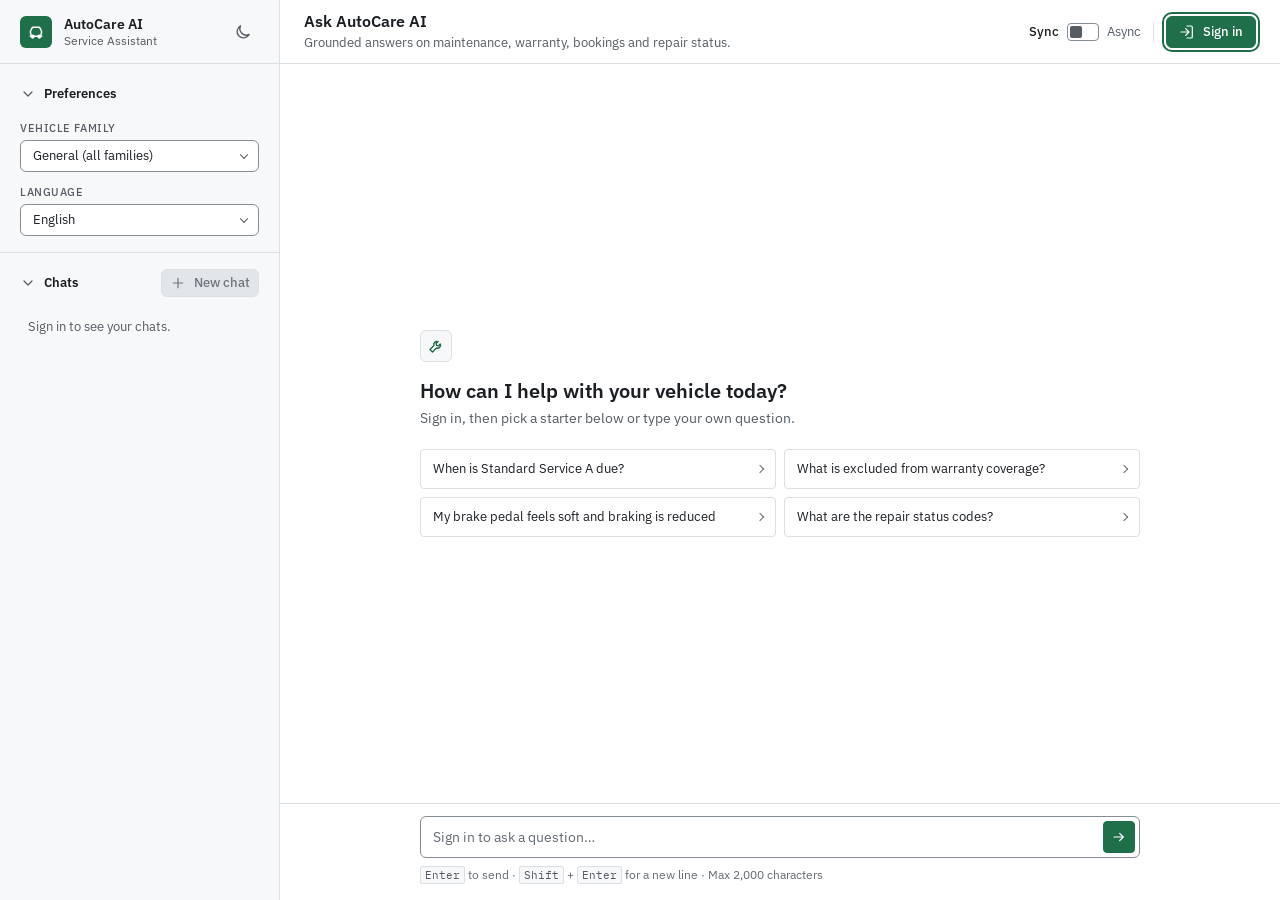
<file: frontend/index.html>
<!DOCTYPE html>
<html lang="en">
<head>
<meta charset="UTF-8" />
<meta name="viewport" content="width=device-width, initial-scale=1.0" />
<meta name="color-scheme" content="light dark" />
<meta name="autocare-api-base" content="http://localhost:8080" />
<title>AutoCare AI — Service Assistant</title>
<script>
  (() => {
    let storedTheme = null;
    try {
      storedTheme = localStorage.getItem("autocare.ui.theme");
    } catch (error) {
      storedTheme = null;
    }
    window.autocareThemeStored = storedTheme === "light" || storedTheme === "dark";
    const theme = window.autocareThemeStored
      ? storedTheme
      : (window.matchMedia("(prefers-color-scheme: dark)").matches ? "dark" : "light");
    document.documentElement.dataset.theme = theme;
  })();
</script>
<link rel="preconnect" href="https://fonts.googleapis.com" />
<link rel="preconnect" href="https://fonts.gstatic.com" crossorigin />
<link href="https://fonts.googleapis.com/css2?family=IBM+Plex+Mono:wght@400;500&family=IBM+Plex+Sans:wght@400;500;600&display=swap" rel="stylesheet" />
<link rel="stylesheet" href="styles.css" />
</head>
<body>
  <div class="app">
    <aside id="appSidebar" class="sidebar" aria-label="Assistant settings">
      <div class="brand">
        <div class="brand-mark" aria-hidden="true">
          <svg viewBox="0 0 24 24" fill="none" stroke="currentColor" stroke-width="1.8" stroke-linecap="round" stroke-linejoin="round">
            <path d="M5 17h14M6.5 17l-1.2-4.6a2 2 0 0 1 .1-1.3l1.6-3.5A2 2 0 0 1 8.8 6.4h6.4a2 2 0 0 1 1.8 1.2l1.6 3.5a2 2 0 0 1 .1 1.3L17.5 17" />
            <circle cx="8" cy="17.5" r="1.6" />
            <circle cx="16" cy="17.5" r="1.6" />
          </svg>
        </div>
        <div class="brand-text">
          <strong>AutoCare AI</strong>
          <span>Service Assistant</span>
        </div>
        <button id="themeToggle" class="icon-btn" type="button" aria-label="Switch to dark theme">
          <svg class="icon-moon" viewBox="0 0 24 24" fill="none" stroke="currentColor" stroke-width="1.8" stroke-linecap="round" stroke-linejoin="round" aria-hidden="true"><path d="M20.2 15.2A8.5 8.5 0 0 1 8.8 3.8 8.5 8.5 0 1 0 20.2 15.2Z" /></svg>
          <svg class="icon-sun" viewBox="0 0 24 24" fill="none" stroke="currentColor" stroke-width="1.8" stroke-linecap="round" stroke-linejoin="round" aria-hidden="true"><circle cx="12" cy="12" r="4" /><path d="M12 2v2m0 16v2M4.93 4.93l1.42 1.42m11.3 11.3 1.42 1.42M2 12h2m16 0h2M4.93 19.07l1.42-1.42m11.3-11.3 1.42-1.42" /></svg>
        </button>
      </div>

      <div class="sidebar-body">
        <section class="side-section prefs-section" aria-labelledby="prefsToggle">
          <h2 class="side-heading">
            <button id="prefsToggle" class="section-toggle" type="button" aria-expanded="true" aria-controls="prefsBody">
              <svg class="chevron" viewBox="0 0 24 24" fill="none" stroke="currentColor" stroke-width="1.8" stroke-linecap="round" stroke-linejoin="round" aria-hidden="true"><path d="m6 9 6 6 6-6" /></svg>
              <span>Preferences</span>
            </button>
          </h2>
          <div id="prefsBody" class="side-section-body">
            <div class="field">
              <label for="vehicleFamily">Vehicle family</label>
              <div class="select-wrap">
                <select id="vehicleFamily">
                  <option value="">General (all families)</option>
                  <option value="AC-HB-P">Hatchback (AC-HB-P)</option>
                  <option value="AC-SD-P">Sedan (AC-SD-P)</option>
                  <option value="AC-SV-P">SUV Petrol (AC-SV-P)</option>
                  <option value="AC-SV-D">SUV Diesel (AC-SV-D)</option>
                  <option value="AC-EV-1">Electric (AC-EV-1)</option>
                </select>
              </div>
            </div>
            <div class="field">
              <label for="language">Language</label>
              <div class="select-wrap">
                <select id="language">
                  <option value="en" selected>English</option>
                  <option value="hi">Hindi</option>
                </select>
              </div>
            </div>
          </div>
        </section>

        <section class="side-section chats-section" aria-labelledby="chatsToggle">
          <div class="chats-heading-row">
            <h2 class="side-heading">
              <button id="chatsToggle" class="section-toggle" type="button" aria-expanded="true" aria-controls="chatsBody">
                <svg class="chevron" viewBox="0 0 24 24" fill="none" stroke="currentColor" stroke-width="1.8" stroke-linecap="round" stroke-linejoin="round" aria-hidden="true"><path d="m6 9 6 6 6-6" /></svg>
                <span>Chats</span>
              </button>
            </h2>
            <button id="newChat" class="btn new-chat-btn" type="button" disabled>
              <svg viewBox="0 0 24 24" fill="none" stroke="currentColor" stroke-width="1.8" stroke-linecap="round" aria-hidden="true"><path d="M12 5v14M5 12h14" /></svg>
              New chat
            </button>
          </div>
          <div id="chatsBody" class="side-section-body chats-body">
            <nav id="chatHistory" aria-label="Chat history"></nav>
          </div>
        </section>
      </div>
      <div id="sidebarResizer" class="resizer" role="separator" aria-orientation="vertical" aria-label="Resize sidebar" aria-controls="appSidebar" aria-valuemin="220" aria-valuemax="420" aria-valuenow="280" tabindex="0"></div>
    </aside>

    <main class="chat">
      <header class="chat-header">
        <div class="chat-title">
          <h1>Ask AutoCare AI</h1>
          <p>Grounded answers on maintenance, warranty, bookings and repair status.</p>
        </div>
        <div class="header-actions">
          <button id="adminLink" class="btn" type="button" hidden aria-controls="monitoringPanel" aria-expanded="false">
            <svg viewBox="0 0 24 24" fill="none" stroke="currentColor" stroke-width="1.8" stroke-linecap="round" stroke-linejoin="round" aria-hidden="true"><path d="M3 12h4l3-7 4 14 3-7h4" /></svg>
            Monitoring
          </button>
          <span class="header-divider" aria-hidden="true"></span>
          <label class="toggle" title="Async streams the answer as server-sent events">
            <input id="asyncMode" type="checkbox" aria-label="Use asynchronous streaming" />
            <span class="toggle-label toggle-sync">Sync</span>
            <span class="track" aria-hidden="true"><span class="thumb"></span></span>
            <span class="toggle-label toggle-async">Async</span>
          </label>
          <span class="header-divider" aria-hidden="true"></span>
          <div class="account">
            <button id="loginButton" class="btn btn-primary" type="button">
              <svg viewBox="0 0 24 24" fill="none" stroke="currentColor" stroke-width="1.8" stroke-linecap="round" stroke-linejoin="round" aria-hidden="true"><path d="M10 17l5-5-5-5M15 12H3" /><path d="M12 3h6a2 2 0 0 1 2 2v14a2 2 0 0 1-2 2h-6" /></svg>
              Sign in
            </button>
            <button id="accountButton" class="btn account-button" type="button" hidden aria-haspopup="true" aria-expanded="false" aria-controls="accountMenu">
              <span class="account-avatar" aria-hidden="true"></span>
              <span class="account-username"></span>
              <svg viewBox="0 0 24 24" fill="none" stroke="currentColor" stroke-width="1.8" stroke-linecap="round" stroke-linejoin="round" aria-hidden="true"><path d="m6 9 6 6 6-6" /></svg>
            </button>
            <div id="accountMenu" class="popover" hidden>
              <div class="account-summary">
                <span class="account-summary-label">Signed in as</span>
                <span id="accountName"></span>
                <span id="accountRole" class="role-badge"></span>
              </div>
              <div class="account-divider"></div>
              <button id="signOut" class="sign-out-btn" type="button">
                <svg viewBox="0 0 24 24" fill="none" stroke="currentColor" stroke-width="1.8" stroke-linecap="round" stroke-linejoin="round" aria-hidden="true"><path d="M10 17l5-5-5-5M15 12H3" /><path d="M12 3h6a2 2 0 0 1 2 2v14a2 2 0 0 1-2 2h-6" /></svg>
                Sign out
              </button>
            </div>
          </div>
        </div>
      </header>

      <section id="messages" class="messages" aria-live="polite" aria-label="Conversation">
        <div class="welcome" id="welcome">
          <div class="welcome-icon" aria-hidden="true">
            <svg viewBox="0 0 24 24" fill="none" stroke="currentColor" stroke-width="1.8" stroke-linecap="round" stroke-linejoin="round">
              <path d="M14.7 6.3a4 4 0 0 0-5.4 5.1L4 16.7 7.3 20l5.3-5.3a4 4 0 0 0 5.1-5.4l-2.4 2.4-2.6-.6-.6-2.6z" />
            </svg>
          </div>
          <h2>How can I help with your vehicle today?</h2>
          <p>Sign in, then pick a starter below or type your own question.</p>
          <div class="suggestions">
            <button class="chip" type="button">When is Standard Service A due?</button>
            <button class="chip" type="button">What is excluded from warranty coverage?</button>
            <button class="chip" type="button">My brake pedal feels soft and braking is reduced</button>
            <button class="chip" type="button">What are the repair status codes?</button>
          </div>
        </div>
      </section>

      <footer class="composer-wrap">
        <form id="composer" class="composer" autocomplete="off">
          <label for="input" class="visually-hidden">Message</label>
          <textarea id="input" rows="1" placeholder="Sign in to ask a question…" maxlength="2000"></textarea>
          <button id="send" class="send-btn" type="submit" aria-label="Send message">
            <svg viewBox="0 0 24 24" fill="none" stroke="currentColor" stroke-width="1.8" stroke-linecap="round" stroke-linejoin="round" aria-hidden="true"><path d="M4.5 12h14M13 6.5 18.5 12 13 17.5" /></svg>
          </button>
        </form>
        <p class="hint"><kbd>Enter</kbd> to send <span aria-hidden="true">·</span> <kbd>Shift</kbd> + <kbd>Enter</kbd> for a new line <span aria-hidden="true">·</span> Max 2,000 characters</p>
      </footer>
    </main>

    <aside id="monitoringPanel" class="monitoring-panel" aria-label="Monitoring log" hidden>
      <header class="monitoring-header">
        <div>
          <h2>Monitoring</h2>
          <p>All turn summaries · Most recent first</p>
        </div>
        <button id="closeMonitoring" class="monitoring-close" type="button" aria-label="Close monitoring panel">
          <svg viewBox="0 0 24 24" fill="none" stroke="currentColor" stroke-width="1.8" stroke-linecap="round" aria-hidden="true"><path d="M6 6l12 12M18 6 6 18" /></svg>
        </button>
      </header>
      <div class="monitoring-layout">
        <div class="monitoring-col monitoring-col-history">
          <h3 class="monitoring-col-title">Turns</h3>
          <nav id="monitoringHistory" class="monitoring-history" aria-label="Session turn history">
            <p class="monitoring-empty">No turns recorded in this session.</p>
          </nav>
        </div>
        <div class="monitoring-col monitoring-col-details">
          <h3 class="monitoring-col-title">Turn trace</h3>
          <section id="monitoringDetails" class="monitoring-details" aria-live="polite">
            <p class="monitoring-empty">Send a message to view its monitoring details.</p>
          </section>
        </div>
      </div>
      <p class="monitoring-legend"><strong>Diagnostic (framework):</strong> SimpleLoggerAdvisor logs diagnostics; it is not the audit store.
        <strong>Custom (business control):</strong> ConversationAuditAdvisor persists redacted audit records.
        RAG components are reported as retrieval pipeline summaries.</p>
    </aside>
  </div>

  <dialog id="loginDialog" class="dialog" aria-labelledby="loginTitle">
    <header class="dialog-header">
      <h2 id="loginTitle">Sign in</h2>
      <p>Use your AutoCare account to start chatting.</p>
    </header>
    <form id="loginForm" novalidate>
      <div class="field">
        <label for="loginUsername">Username</label>
        <input id="loginUsername" type="text" autocomplete="username" autocapitalize="none" spellcheck="false" required />
      </div>
      <div class="field">
        <label for="loginPassword">Password</label>
        <input id="loginPassword" type="password" autocomplete="current-password" required />
      </div>
      <p class="login-help">Demo accounts: owner, advisor, admin.</p>
      <p id="loginError" class="form-error" role="alert" hidden></p>
      <div class="dialog-actions">
        <button id="loginCancel" class="btn" type="button">Cancel</button>
        <button class="btn btn-primary" type="submit">Sign in</button>
      </div>
    </form>
  </dialog>
  <script src="app.js"></script>
</body>
</html>
</file>
<file: frontend/styles.css>
/* =====================================================================
   AutoCare AI — enterprise UI
   All colours are tokens on :root. Light is the default theme.
   Spacing scale: 4px base (--s-1 … --s-8). Type scale: 12/13/14/16/20.
   ===================================================================== */

:root {
  color-scheme: light;

  /* Surfaces (graphite, cool-neutral) */
  --bg:              #F3F4F5;
  --surface:         #FFFFFF;
  --surface-sunken:  #F7F8F9;
  --surface-hover:   #EEF0F2;
  --surface-active:  #E3E6E9;
  --surface-user:    #EDF4F0;

  /* Lines */
  --border:          #DCDFE3;   /* dividers, card edges (decorative) */
  --border-control:  #868D95;   /* input / button boundaries, ≥3:1 */
  --border-user:     #718A7A;

  /* Text */
  --text:            #1B1F23;
  --text-muted:      #555C64;
  --text-subtle:     #646B73;
  --text-disabled:   #8D939A;

  /* Accent — deep automotive green */
  --accent:          #1F6F4A;
  --accent-hover:    #195C3D;
  --accent-active:   #144A31;
  --accent-text:     #1D6845;
  --accent-subtle:   #E4F0E9;
  --on-accent:       #FFFFFF;
  --focus:           #1F6F4A;

  /* Disabled control */
  --disabled-bg:     #E3E6E9;
  --disabled-fg:     #6E757C;

  /* Semantic (status only) */
  --success-fg:      #1E6B43;
  --success-bg:      #E3F1E8;
  --success-border:  #9CCBAF;
  --warning-fg:      #7A4A06;
  --warning-bg:      #FBF0DC;
  --warning-border:  #DDB878;
  --danger-fg:       #A3302A;
  --danger-bg:       #FBEDEC;
  --danger-border:   #B5534C;
  --neutral-fg:      #4D545B;
  --neutral-bg:      #ECEEF0;
  --neutral-border:  #737A81;
  --scrim:           rgb(16 20 24 / 0.40);

  --scrollbar:       #C3C8CD;
  --panel-shadow:    0 12px 32px -8px rgb(16 20 24 / 0.18), 0 2px 6px rgb(16 20 24 / 0.06);

  /* Type */
  --font-sans: "IBM Plex Sans", system-ui, -apple-system, "Segoe UI", Roboto, sans-serif;
  --font-mono: "IBM Plex Mono", ui-monospace, SFMono-Regular, Menlo, Consolas, monospace;
  --fs-12: 12px;
  --fs-13: 13px;
  --fs-14: 14px;
  --fs-16: 16px;
  --fs-20: 20px;

  /* Spacing (4px base) */
  --s-1: 4px;
  --s-2: 8px;
  --s-3: 12px;
  --s-4: 16px;
  --s-5: 20px;
  --s-6: 24px;
  --s-8: 32px;

  /* Radii */
  --r-badge: 4px;
  --r-ctrl: 6px;
  --r-panel: 8px;

  /* Layout */
  --sidebar-w: 280px;
  --header-h: 64px;
  --content-w: 720px;
  --gutter: var(--s-6);
  /* Inline padding that centres a --content-w column inside any full-width row */
  --column-pad: max(var(--gutter), calc((100% - var(--content-w)) / 2));

  --ease: 120ms ease;
}

:root[data-theme="dark"] {
    color-scheme: dark;

    --bg:              #111315;
    --surface:         #181B1E;
    --surface-sunken:  #14171A;
    --surface-hover:   #22262A;
    --surface-active:  #2B3035;
    --surface-user:    #1A2620;

    --border:          #2C3136;
    --border-control:  #6B737B;
    --border-user:     #688B75;

    --text:            #E4E7EA;
    --text-muted:      #A4ABB2;
    --text-subtle:     #959DA5;
    --text-disabled:   #6B737B;

    --accent:          #4CAF7D;
    --accent-hover:    #5CBD8B;
    --accent-active:   #3F9A6B;
    --accent-text:     #6CC496;
    --accent-subtle:   #1C2E24;
    --on-accent:       #0B1A12;
    --focus:           #6CC496;

    --disabled-bg:     #2B3035;
    --disabled-fg:     #8D959C;

    --success-fg:      #85D2A6;
    --success-bg:      #183024;
    --success-border:  #2F6146;
    --warning-fg:      #E8BE73;
    --warning-bg:      #33270F;
    --warning-border:  #6B5122;
    --danger-fg:       #F0A39D;
    --danger-bg:       #351D1B;
    --danger-border:  #B7655F;
    --neutral-fg:      #B5BCC3;
    --neutral-bg:      #252A2F;
    --neutral-border:  #777F87;
    --scrim:           rgb(0 0 0 / 0.60);

    --scrollbar:       #3A4046;
    --panel-shadow:    0 16px 40px -8px rgb(0 0 0 / 0.6), 0 2px 6px rgb(0 0 0 / 0.3);
}

/* ---------- Base ---------- */
*, *::before, *::after { box-sizing: border-box; }

html, body { height: 100%; }

body {
  margin: 0;
  font-family: var(--font-sans);
  font-size: var(--fs-14);
  line-height: 1.5;
  color: var(--text);
  background: var(--bg);
  overflow: hidden;
  -webkit-font-smoothing: antialiased;
  text-rendering: optimizeLegibility;
}

h1, h2, h3, p { margin: 0; }

code, kbd { font-family: var(--font-mono); }

:focus-visible {
  outline: 2px solid var(--focus);
  outline-offset: 2px;
}

.visually-hidden {
  position: absolute !important;
  width: 1px; height: 1px;
  padding: 0; margin: -1px;
  overflow: hidden;
  clip: rect(0 0 0 0);
  white-space: nowrap;
  border: 0;
}

/* Thin neutral scrollbars */
.sidebar-body, .messages, .monitoring-history, .monitoring-details {
  scrollbar-width: thin;
  scrollbar-color: var(--scrollbar) transparent;
}
.sidebar-body::-webkit-scrollbar, .messages::-webkit-scrollbar,
.monitoring-history::-webkit-scrollbar, .monitoring-details::-webkit-scrollbar { width: 8px; }
.sidebar-body::-webkit-scrollbar-thumb, .messages::-webkit-scrollbar-thumb,
.monitoring-history::-webkit-scrollbar-thumb, .monitoring-details::-webkit-scrollbar-thumb {
  background: var(--scrollbar);
  border-radius: var(--r-badge);
  border: 2px solid transparent;
  background-clip: padding-box;
}

/* ---------- App shell ---------- */
.app {
  height: 100vh;
  height: 100dvh;
  display: grid;
  grid-template-columns: var(--sidebar-w) minmax(0, 1fr);
}

/* ---------- Sidebar ---------- */
.sidebar {
  display: flex;
  flex-direction: column;
  min-height: 0;
  background: var(--surface-sunken);
  border-right: 1px solid var(--border);
}

.brand {
  flex: none;
  height: var(--header-h);
  display: flex;
  align-items: center;
  gap: var(--s-3);
  padding: 0 var(--s-5);
  border-bottom: 1px solid var(--border);
}

.brand-mark {
  width: 32px; height: 32px;
  flex: none;
  display: grid; place-items: center;
  border-radius: var(--r-ctrl);
  background: var(--accent);
  color: var(--on-accent);
}
.brand-mark svg { width: 20px; height: 20px; }

.brand-text { display: flex; flex-direction: column; line-height: 1.3; min-width: 0; }
.brand-text strong { font-size: var(--fs-14); font-weight: 600; }
.brand-text span { font-size: var(--fs-12); color: var(--text-muted); }

.sidebar-body {
  flex: 1;
  min-height: 0;
  overflow-y: auto;
  display: flex;
  flex-direction: column;
}

.side-section {
  display: flex;
  flex-direction: column;
  gap: var(--s-3);
  padding: var(--s-4) var(--s-5);
}
.side-section + .side-section { border-top: 1px solid var(--border); }

.side-heading {
  font-size: var(--fs-13);
  font-weight: 600;
  color: var(--text);
}

.field { display: flex; flex-direction: column; gap: var(--s-1); min-width: 0; }

.field > label:not(.toggle),
.field-label {
  font-size: 11px;
  font-weight: 500;
  line-height: 16px;
  text-transform: uppercase;
  letter-spacing: 0.05em;
  color: var(--text-muted);
}
.label-hint { text-transform: none; letter-spacing: 0; font-weight: 400; }
.field-help { font-size: var(--fs-12); color: var(--text-subtle); line-height: 1.4; }

/* Inputs and selects */
select,
input[type="text"],
input[type="password"] {
  width: 100%;
  height: 32px;
  padding: 0 var(--s-3);
  font: inherit;
  font-size: var(--fs-13);
  color: var(--text);
  background: var(--surface);
  border: 1px solid var(--border-control);
  border-radius: var(--r-ctrl);
  appearance: none;
  transition: border-color var(--ease), background-color var(--ease);
}
select:hover,
input[type="text"]:hover,
input[type="password"]:hover { border-color: var(--text-muted); }

select:focus,
input[type="text"]:focus,
input[type="password"]:focus { border-color: var(--accent); }

select:focus-visible,
input[type="text"]:focus-visible,
input[type="password"]:focus-visible { outline-offset: 1px; }

select:disabled,
input:disabled { background: var(--disabled-bg); color: var(--disabled-fg); cursor: not-allowed; }

input::placeholder { color: var(--text-subtle); opacity: 1; }

.select-wrap { position: relative; }
select { padding-right: var(--s-8); cursor: pointer; text-overflow: ellipsis; }
select option { background: var(--surface); color: var(--text); }
.select-wrap::after {
  content: "";
  position: absolute;
  right: var(--s-3);
  top: 50%;
  width: 6px; height: 6px;
  border-right: 1.5px solid var(--text-muted);
  border-bottom: 1.5px solid var(--text-muted);
  transform: translateY(-70%) rotate(45deg);
  pointer-events: none;
}

/* Sync / Async switch — the checkbox stays a real, focusable checkbox */
.toggle {
  position: relative;
  display: inline-flex;
  align-items: center;
  gap: var(--s-2);
  align-self: flex-start;
  padding: var(--s-1) 0;
  cursor: pointer;
  user-select: none;
}
.toggle input {
  position: absolute;
  inset: 0;
  width: 100%; height: 100%;
  margin: 0;
  opacity: 0;
  cursor: pointer;
}
.toggle-label { font-size: var(--fs-13); color: var(--text-muted); transition: color var(--ease); }
.toggle input:not(:checked) ~ .toggle-sync,
.toggle input:checked ~ .toggle-async { color: var(--text); font-weight: 500; }

.track {
  position: relative;
  flex: none;
  width: 32px; height: 18px;
  border-radius: var(--r-badge);
  background: var(--surface);
  border: 1px solid var(--border-control);
  transition: background-color var(--ease), border-color var(--ease);
}
.thumb {
  position: absolute;
  top: 2px; left: 2px;
  width: 12px; height: 12px;
  border-radius: 2px;
  background: var(--text-muted);
  transition: transform var(--ease), background-color var(--ease);
}
.toggle:hover .track { border-color: var(--text-muted); }
.toggle input:checked ~ .track { background: var(--accent); border-color: var(--accent); }
.toggle input:checked ~ .track .thumb { transform: translateX(14px); background: var(--on-accent); }
.toggle input:focus-visible ~ .track { outline: 2px solid var(--focus); outline-offset: 2px; }

/* Buttons */
.btn {
  display: flex;
  align-items: center;
  justify-content: center;
  gap: var(--s-2);
  height: 32px;
  padding: 0 var(--s-3);
  font: inherit;
  font-size: var(--fs-13);
  font-weight: 500;
  color: var(--text);
  background: var(--surface);
  border: 1px solid var(--border-control);
  border-radius: var(--r-ctrl);
  cursor: pointer;
  transition: background-color var(--ease), border-color var(--ease), color var(--ease);
}
.btn svg { width: 16px; height: 16px; flex: none; }
.btn:hover { background: var(--surface-hover); }
.btn:active { background: var(--surface-active); }
.btn:disabled { background: var(--disabled-bg); color: var(--disabled-fg); border-color: var(--border); cursor: not-allowed; }
#adminLink[hidden] { display: none; }
#adminLink[aria-expanded="true"] {
  color: var(--accent-text);
  border-color: var(--accent);
  background: var(--accent-subtle);
}

/* ---------- Chat column ---------- */
.chat {
  display: flex;
  flex-direction: column;
  min-width: 0;
  min-height: 0;
  background: var(--surface);
}

.chat-header {
  flex: none;
  min-height: var(--header-h);
  display: flex;
  align-items: center;
  justify-content: space-between;
  gap: var(--s-4);
  padding: var(--s-2) var(--gutter);
  border-bottom: 1px solid var(--border);
}
.chat-title { min-width: 0; }
.chat-header h1 { font-size: var(--fs-16); font-weight: 600; line-height: 1.35; }
.chat-header p {
  font-size: var(--fs-13);
  color: var(--text-muted);
  white-space: nowrap;
  overflow: hidden;
  text-overflow: ellipsis;
}

/* ---------- Messages ---------- */
.messages {
  flex: 1;
  min-height: 0;
  overflow-y: auto;
  display: flex;
  flex-direction: column;
  gap: var(--s-5);
  padding: var(--s-6) var(--column-pad);
  scroll-behavior: smooth;
}

/* Welcome / empty state */
.welcome {
  margin-block: auto;
  width: 100%;
  padding: var(--s-4) 0;
}
.welcome-icon {
  width: 32px; height: 32px;
  display: grid; place-items: center;
  margin-bottom: var(--s-4);
  border: 1px solid var(--border);
  border-radius: var(--r-ctrl);
  background: var(--surface-sunken);
  color: var(--accent-text);
}
.welcome-icon svg { width: 18px; height: 18px; }
.welcome h2 { font-size: var(--fs-20); font-weight: 600; line-height: 1.3; }
.welcome p { margin-top: var(--s-1); color: var(--text-muted); font-size: var(--fs-14); }

.suggestions {
  margin-top: var(--s-5);
  display: grid;
  grid-template-columns: repeat(2, minmax(0, 1fr));
  gap: var(--s-2);
}
.chip {
  position: relative;
  min-height: 40px;
  padding: var(--s-2) var(--s-8) var(--s-2) var(--s-3);
  text-align: left;
  font: inherit;
  font-size: var(--fs-13);
  line-height: 1.4;
  color: var(--text);
  background: var(--surface);
  border: 1px solid var(--border);
  border-radius: var(--r-badge);
  cursor: pointer;
  transition: background-color var(--ease), border-color var(--ease);
}
/* Decorative chevron (pseudo-element; not part of textContent) */
.chip::after {
  content: "";
  position: absolute;
  right: var(--s-3);
  top: 50%;
  width: 6px; height: 6px;
  border-top: 1.5px solid var(--text-subtle);
  border-right: 1.5px solid var(--text-subtle);
  transform: translateY(-50%) rotate(45deg);
  transition: border-color var(--ease);
}
.chip:hover { background: var(--surface-hover); border-color: var(--border-control); }
.chip:hover::after { border-color: var(--accent-text); }
.chip:active { background: var(--surface-active); }
.chip:disabled { color: var(--text-disabled); cursor: not-allowed; }

/* Message rows */
.msg {
  display: flex;
  gap: var(--s-3);
  max-width: 100%;
  animation: msg-in 140ms ease both;
}
.msg > div:last-child { min-width: 0; }
.msg.bot { align-self: flex-start; }
.msg.user { align-self: flex-end; flex-direction: row-reverse; max-width: 85%; }
.msg.user > div:last-child { display: flex; flex-direction: column; align-items: flex-end; }

@keyframes msg-in {
  from { opacity: 0; transform: translateY(4px); }
  to   { opacity: 1; transform: none; }
}

.avatar {
  flex: none;
  width: 28px; height: 28px;
  display: grid; place-items: center;
  border-radius: var(--r-badge);
  font-family: var(--font-mono);
  font-size: 10px;
  font-weight: 500;
  letter-spacing: 0.02em;
}
.msg.bot .avatar { background: var(--accent-subtle); color: var(--accent-text); border: 1px solid var(--border-user); }
.msg.user .avatar { background: var(--neutral-bg); color: var(--neutral-fg); border: 1px solid var(--neutral-border); }

.bubble {
  padding: var(--s-2) var(--s-3);
  font-size: var(--fs-14);
  line-height: 1.6;
  white-space: pre-wrap;
  overflow-wrap: anywhere;
  border-radius: var(--r-ctrl);
  border: 1px solid transparent;
}
.msg.bot .bubble {
  background: var(--surface-sunken);
  border-color: var(--border);
  min-height: 40px;
}
.msg.user .bubble {
  background: var(--surface-user);
  border-color: var(--border-user);
}
/* Error = inline alert */
.msg.bot.error .bubble {
  color: var(--danger-fg);
  background: var(--danger-bg);
  border-color: var(--danger-border);
  border-left: 3px solid var(--danger-fg);
}
.msg.bot.error .avatar {
  background: var(--danger-bg);
  color: var(--danger-fg);
  border-color: var(--danger-border);
}

.stamp {
  margin-top: var(--s-1);
  font-size: var(--fs-12);
  color: var(--text-subtle);
  font-variant-numeric: tabular-nums;
}

/* Sources — document citations */
.sources {
  margin-top: var(--s-2);
  display: flex;
  flex-wrap: wrap;
  align-items: baseline;
  gap: var(--s-2);
}
.sources-label {
  font-size: var(--fs-12);
  font-weight: 500;
  color: var(--text-muted);
}
.sources-list { display: flex; flex-wrap: wrap; gap: var(--s-1) var(--s-2); min-width: 0; }
.source-pill {
  display: inline-block;
  max-width: 100%;
  padding: 2px var(--s-2);
  font-family: var(--font-mono);
  font-size: 11px;
  line-height: 16px;
  color: var(--text);
  background: var(--surface);
  border: 1px solid var(--border-control);
  border-left: 2px solid var(--accent);
  border-radius: 2px;
  overflow-wrap: anywhere;
}

/* Typing indicator */
.typing {
  display: flex;
  align-items: center;
  gap: var(--s-1);
  height: 24px;
}
.typing span {
  width: 6px; height: 6px;
  border-radius: 1px;
  background: var(--text-muted);
  animation: typing-pulse 1.2s infinite ease-in-out;
}
.typing span:nth-child(2) { animation-delay: 0.15s; }
.typing span:nth-child(3) { animation-delay: 0.3s; }
@keyframes typing-pulse {
  0%, 70%, 100% { opacity: 0.3; }
  35% { opacity: 1; }
}

/* ---------- Composer ---------- */
.composer-wrap {
  flex: none;
  padding: var(--s-3) var(--column-pad) var(--s-4);
  border-top: 1px solid var(--border);
  background: var(--surface);
}

.composer {
  display: flex;
  align-items: flex-end;
  gap: var(--s-2);
  padding: var(--s-1);
  background: var(--surface);
  border: 1px solid var(--border-control);
  border-radius: var(--r-ctrl);
  transition: border-color var(--ease);
}
.composer:hover { border-color: var(--text-muted); }
.composer:has(textarea:focus-visible) { outline: 2px solid var(--focus); outline-offset: 2px; }

.composer textarea {
  flex: 1;
  min-width: 0;
  min-height: 32px;
  max-height: 160px;
  padding: 6px var(--s-2);
  font: inherit;
  font-size: var(--fs-14);
  line-height: 20px;
  color: var(--text);
  background: transparent;
  border: 0;
  resize: none;
  outline: none;
}
.composer textarea::placeholder {
  color: var(--text-subtle);
  opacity: 1;
  white-space: nowrap;
  overflow: hidden;
  text-overflow: ellipsis;
}

.send-btn {
  flex: none;
  width: 32px; height: 32px;
  display: grid; place-items: center;
  padding: 0;
  color: var(--on-accent);
  background: var(--accent);
  border: 1px solid var(--accent);
  border-radius: var(--r-badge);
  cursor: pointer;
  transition: background-color var(--ease), border-color var(--ease), color var(--ease);
}
.send-btn svg { width: 16px; height: 16px; }
.send-btn:hover:not(:disabled) { background: var(--accent-hover); border-color: var(--accent-hover); }
.send-btn:active:not(:disabled) { background: var(--accent-active); border-color: var(--accent-active); }
.send-btn:disabled {
  color: var(--disabled-fg);
  background: var(--disabled-bg);
  border-color: var(--disabled-bg);
  cursor: not-allowed;
}

.hint {
  margin-top: var(--s-2);
  font-size: var(--fs-12);
  color: var(--text-subtle);
}
.hint kbd {
  display: inline-block;
  padding: 0 var(--s-1);
  font-size: 11px;
  line-height: 16px;
  color: var(--text-muted);
  background: var(--surface-sunken);
  border: 1px solid var(--border);
  border-radius: 2px;
}

/* ---------- Monitoring drawer ---------- */
.monitoring-panel[hidden] { display: none; }
.monitoring-panel {
  position: fixed;
  z-index: 20;
  top: var(--s-3);
  right: var(--s-3);
  bottom: var(--s-3);
  width: min(880px, calc(100vw - var(--s-6)));
  display: flex;
  flex-direction: column;
  background: var(--surface);
  border: 1px solid var(--border-control);
  border-radius: var(--r-panel);
  box-shadow: var(--panel-shadow);
  overflow: hidden;
}

.monitoring-header {
  flex: none;
  min-height: var(--header-h);
  display: flex;
  align-items: center;
  justify-content: space-between;
  gap: var(--s-3);
  padding: var(--s-2) var(--s-5);
  border-bottom: 1px solid var(--border);
}
.monitoring-header h2 { font-size: var(--fs-16); font-weight: 600; line-height: 1.35; }
.monitoring-header p { font-size: var(--fs-13); color: var(--text-muted); }

.monitoring-close {
  flex: none;
  width: 32px; height: 32px;
  display: grid; place-items: center;
  padding: 0;
  color: var(--text-muted);
  background: transparent;
  border: 1px solid var(--border-control);
  border-radius: var(--r-ctrl);
  cursor: pointer;
  transition: background-color var(--ease), color var(--ease);
}
.monitoring-close svg { width: 16px; height: 16px; }
.monitoring-close:hover { background: var(--surface-hover); color: var(--text); }
.monitoring-close:active { background: var(--surface-active); }

.monitoring-layout {
  flex: 1;
  min-height: 0;
  display: grid;
  grid-template-columns: 200px minmax(0, 1fr);
}
.monitoring-col {
  min-height: 0;
  min-width: 0;
  display: flex;
  flex-direction: column;
}
.monitoring-col-history { border-right: 1px solid var(--border); background: var(--surface-sunken); }
.monitoring-col-title {
  flex: none;
  padding: var(--s-3) var(--s-4) var(--s-2);
  font-size: var(--fs-12);
  font-weight: 600;
  color: var(--text-muted);
}

.monitoring-history,
.monitoring-details {
  flex: 1;
  min-height: 0;
  overflow-y: auto;
  display: flex;
  flex-direction: column;
}
.monitoring-history { gap: 2px; padding: 0 var(--s-2) var(--s-3); }
.monitoring-details { gap: var(--s-2); padding: 0 var(--s-4) var(--s-4); }

.monitoring-history-item {
  flex: none;
  width: 100%;
  padding: 6px var(--s-2);
  text-align: left;
  font-family: var(--font-mono);
  font-size: var(--fs-12);
  font-variant-numeric: tabular-nums;
  line-height: 1.4;
  color: var(--text);
  background: transparent;
  border: 1px solid transparent;
  border-left: 2px solid transparent;
  border-radius: var(--r-badge);
  cursor: pointer;
  overflow-wrap: anywhere;
  transition: background-color var(--ease), border-color var(--ease);
}
.monitoring-history-item:hover { background: var(--surface-hover); border-color: var(--border); }
.monitoring-history-item:active,
.monitoring-history-item:focus { background: var(--accent-subtle); border-color: var(--border-user); border-left-color: var(--accent); }

.monitoring-empty {
  padding: var(--s-2) 0;
  font-size: var(--fs-13);
  color: var(--text-muted);
}
.monitoring-history .monitoring-empty { padding: var(--s-2); }

/* Summary + redacted query render as one bordered info block */
.monitoring-summary {
  padding: var(--s-2) var(--s-3);
  font-family: var(--font-mono);
  font-size: var(--fs-12);
  font-variant-numeric: tabular-nums;
  line-height: 1.5;
  color: var(--text-muted);
  background: var(--surface-sunken);
  border: 1px solid var(--border);
  border-bottom: 0;
  border-radius: var(--r-ctrl) var(--r-ctrl) 0 0;
  overflow-wrap: anywhere;
}
.monitoring-query {
  margin-top: calc(var(--s-2) * -1);
  margin-bottom: var(--s-2);
  padding: var(--s-2) var(--s-3);
  font-size: var(--fs-13);
  line-height: 1.5;
  color: var(--text);
  background: var(--surface-sunken);
  border: 1px solid var(--border);
  border-top: 1px dashed var(--border);
  border-radius: 0 0 var(--r-ctrl) var(--r-ctrl);
  overflow-wrap: anywhere;
}

/* Pipeline trace rows */
.monitoring-row {
  display: grid;
  grid-template-columns: minmax(0, 1fr) auto;
  align-items: start;
  gap: var(--s-1) var(--s-3);
  padding: var(--s-2) var(--s-3);
  background: var(--surface);
  border: 1px solid var(--border);
  border-left: 2px solid var(--border-control);
  border-radius: var(--r-badge);
}
.monitoring-row-heading {
  grid-column: 1;
  grid-row: 1;
  min-width: 0;
  display: flex;
  flex-wrap: wrap;
  align-items: baseline;
  gap: var(--s-1) var(--s-2);
}
.monitoring-row-heading strong {
  min-width: 0;
  font-size: var(--fs-13);
  font-weight: 600;
  overflow-wrap: anywhere;
}
.monitoring-type {
  padding: 0 var(--s-1);
  font-size: 10px;
  font-weight: 500;
  line-height: 16px;
  text-transform: uppercase;   /* small-caps rendering of the step type */
  letter-spacing: 0.06em;
  color: var(--text-muted);
  border: 1px solid var(--border);
  border-radius: 2px;
}
.monitoring-row p {
  grid-column: 1 / -1;
  font-family: var(--font-mono);
  font-size: var(--fs-12);
  font-variant-numeric: tabular-nums;
  line-height: 1.5;
  color: var(--text-muted);
  overflow-wrap: anywhere;
}

/* Step status chips — scoped to .monitoring-status, never .status */
.monitoring-status {
  grid-column: 2;
  grid-row: 1;
  justify-self: end;
  height: 20px;
  display: inline-flex;
  align-items: center;
  padding: 0 6px;
  font-family: var(--font-mono);
  font-size: 11px;
  font-weight: 500;
  letter-spacing: 0.02em;
  white-space: nowrap;
  color: var(--neutral-fg);
  background: var(--neutral-bg);
  border: 1px solid var(--neutral-border);
  border-radius: var(--r-badge);
}
.monitoring-status.status-applied,
.monitoring-status.status-pass {
  color: var(--success-fg); background: var(--success-bg); border-color: var(--success-border);
}
.monitoring-status.status-skipped,
.monitoring-status.status-loading {
  color: var(--neutral-fg); background: var(--neutral-bg); border-color: var(--neutral-border);
}
.monitoring-status.status-fallback {
  color: var(--warning-fg); background: var(--warning-bg); border-color: var(--warning-border);
}
.monitoring-status.status-fail,
.monitoring-status.status-error,
.monitoring-status.status-blocked {
  color: var(--danger-fg); background: var(--danger-bg); border-color: var(--danger-border);
}
.monitoring-row:has(.status-applied, .status-pass) { border-left-color: var(--success-fg); }
.monitoring-row:has(.status-fallback) { border-left-color: var(--warning-fg); }
.monitoring-row:has(.status-fail, .status-error, .status-blocked) { border-left-color: var(--danger-fg); }

.monitoring-legend {
  flex: none;
  padding: var(--s-3) var(--s-5);
  font-size: var(--fs-12);
  line-height: 1.6;
  color: var(--text-muted);
  background: var(--surface-sunken);
  border-top: 1px solid var(--border);
}
.monitoring-legend strong { color: var(--text); font-weight: 600; }

/* ---------- Reduced motion ---------- */
@media (prefers-reduced-motion: reduce) {
  *, *::before, *::after {
    animation: none !important;
    transition: none !important;
    scroll-behavior: auto !important;
  }
  .typing span { opacity: 0.6; }
}

/* ---------- Product shell ---------- */
.sidebar { position: relative; }
.sidebar-body { overflow: hidden; }
.brand { gap: var(--s-3); }
.brand-text { flex: none; }

.icon-btn {
  flex: none;
  width: 32px;
  height: 32px;
  display: grid;
  place-items: center;
  margin-left: auto;
  padding: 0;
  color: var(--text-muted);
  background: transparent;
  border: 1px solid transparent;
  border-radius: var(--r-ctrl);
  cursor: pointer;
  transition: background-color var(--ease), color var(--ease);
}
.icon-btn svg { width: 18px; height: 18px; }
.icon-btn:hover { color: var(--text); background: var(--surface-hover); }
.icon-btn:active { background: var(--surface-active); }
:root[data-theme="light"] .icon-sun,
:root[data-theme="dark"] .icon-moon { display: none; }

.sidebar-body { flex-direction: column; }
.side-section { flex: none; }
.prefs-section { gap: var(--s-3); }
.side-section-body { display: flex; flex-direction: column; gap: var(--s-3); }
.side-section-body[hidden] { display: none; }
.section-toggle {
  width: 100%;
  height: 28px;
  display: flex;
  align-items: center;
  gap: var(--s-2);
  padding: 0 var(--s-1);
  margin: 0 calc(var(--s-1) * -1);
  text-align: left;
  font: inherit;
  font-size: var(--fs-13);
  font-weight: 600;
  color: var(--text);
  background: transparent;
  border: 0;
  border-radius: var(--r-badge);
  cursor: pointer;
}
.section-toggle:hover { background: var(--surface-hover); }
.section-toggle .chevron {
  flex: none;
  width: 16px;
  height: 16px;
  color: var(--text-muted);
  transition: transform var(--ease);
}
.section-toggle[aria-expanded="false"] .chevron { transform: rotate(-90deg); }
.side-heading { flex: 1; min-width: 0; }
.chats-heading-row { display: flex; align-items: center; gap: var(--s-2); }
.chats-heading-row .side-heading { flex: 1; }
.new-chat-btn { flex: none; height: 28px; padding: 0 var(--s-2); }
.chats-section { flex: 1; min-height: 0; display: flex; flex-direction: column; }
.chats-body { flex: 1; min-height: 0; overflow-y: auto; }
#chatHistory { min-height: 100%; }
.history-empty { padding: var(--s-2); font-size: var(--fs-13); color: var(--text-muted); }
.history-group-label {
  padding: var(--s-3) var(--s-2) var(--s-1);
  font-size: var(--fs-12);
  font-weight: 600;
  color: var(--text-muted);
}
.history-list { display: flex; flex-direction: column; gap: var(--s-1); padding: 0; margin: 0; list-style: none; }
.history-item { display: flex; border-radius: var(--r-badge); }
.history-open {
  flex: 1;
  min-width: 0;
  min-height: 32px;
  padding: 6px var(--s-2);
  text-align: left;
  font: inherit;
  font-size: var(--fs-13);
  color: var(--text);
  background: transparent;
  border: 1px solid transparent;
  border-left: 2px solid transparent;
  border-radius: var(--r-badge);
  cursor: pointer;
  transition: background-color var(--ease), border-color var(--ease), color var(--ease);
}
.history-title { display: block; overflow-wrap: anywhere; }
.history-open:hover { background: var(--surface-hover); }
.history-open[aria-current="page"] {
  color: var(--accent-text);
  font-weight: 500;
  background: var(--accent-subtle);
  border-color: var(--border-user);
  border-left-color: var(--accent);
}
.history-open:disabled { color: var(--text-disabled); cursor: not-allowed; }
.resizer {
  position: absolute;
  z-index: 5;
  top: 0;
  right: -4px;
  bottom: 0;
  width: 8px;
  cursor: col-resize;
  touch-action: none;
}
.resizer::after {
  content: "";
  position: absolute;
  top: 0;
  bottom: 0;
  left: 3px;
  width: 2px;
  background: transparent;
  transition: background-color var(--ease);
}
.resizer:hover::after,
.resizer:focus-visible::after,
.app.is-resizing .resizer::after { background: var(--accent); }
.resizer:focus-visible::after { background: var(--focus); }
.app.is-resizing,
.app.is-resizing * { cursor: col-resize !important; user-select: none !important; }

.header-actions {
  flex: none;
  display: flex;
  align-items: center;
  gap: var(--s-3);
  margin-left: auto;
}
.header-actions .toggle { height: 32px; padding: 0; align-self: auto; }
.header-divider { width: 1px; height: 20px; background: var(--border); }
#adminLink[hidden] + .header-divider { display: none; }
#loginButton[hidden],
#accountButton[hidden] { display: none; }
.btn-primary {
  color: var(--on-accent);
  background: var(--accent);
  border-color: var(--accent);
}
.btn-primary:hover { color: var(--on-accent); background: var(--accent-hover); border-color: var(--accent-hover); }
.btn-primary:active { background: var(--accent-active); border-color: var(--accent-active); }
.btn-primary:disabled { color: var(--disabled-fg); background: var(--disabled-bg); border-color: var(--border); }
.account { position: relative; }
.account-button { gap: var(--s-2); }
.account-button > svg { width: 16px; height: 16px; }
.account-avatar {
  width: 20px;
  height: 20px;
  display: grid;
  place-items: center;
  font-family: var(--font-mono);
  font-size: 11px;
  font-weight: 500;
  color: var(--accent-text);
  background: var(--accent-subtle);
  border: 1px solid var(--border-user);
  border-radius: var(--r-badge);
}
.account-username { font-size: var(--fs-13); font-weight: 500; }
.popover {
  position: absolute;
  z-index: 40;
  top: calc(100% + var(--s-1));
  right: 0;
  min-width: 220px;
  padding: var(--s-1);
  color: var(--text);
  background: var(--surface);
  border: 1px solid var(--border-control);
  border-radius: var(--r-ctrl);
  box-shadow: var(--panel-shadow);
}
#accountMenu[hidden] { display: none; }
.account-summary { display: flex; flex-direction: column; gap: var(--s-1); padding: var(--s-2) var(--s-3); }
.account-summary-label { font-size: var(--fs-12); color: var(--text-muted); }
#accountName { font-family: var(--font-mono); font-size: var(--fs-13); font-weight: 600; }
.role-badge {
  align-self: flex-start;
  height: 20px;
  display: inline-flex;
  align-items: center;
  padding: 0 6px;
  font-family: var(--font-mono);
  font-size: 11px;
  font-weight: 500;
  letter-spacing: 0.02em;
  white-space: nowrap;
  color: var(--neutral-fg);
  background: var(--neutral-bg);
  border: 1px solid var(--neutral-border);
  border-radius: var(--r-badge);
}
.account-divider { height: 1px; margin: var(--s-1) 0; background: var(--border); }
.sign-out-btn {
  width: 100%;
  height: 32px;
  display: flex;
  align-items: center;
  gap: var(--s-2);
  padding: 0 var(--s-2);
  text-align: left;
  font: inherit;
  font-size: var(--fs-13);
  color: var(--text);
  background: transparent;
  border: 0;
  border-radius: var(--r-badge);
  cursor: pointer;
}
.sign-out-btn svg { width: 16px; height: 16px; }
.sign-out-btn:hover { background: var(--surface-hover); }

.dialog {
  width: min(400px, calc(100vw - 32px));
  max-width: none;
  padding: var(--s-6);
  color: var(--text);
  background: var(--surface);
  border: 1px solid var(--border-control);
  border-radius: var(--r-panel);
  box-shadow: var(--panel-shadow);
}
.dialog::backdrop { background: var(--scrim); }
.dialog-header { margin-bottom: var(--s-4); }
.dialog-header h2 { font-size: var(--fs-16); font-weight: 600; }
.dialog-header p { margin-top: var(--s-1); font-size: var(--fs-13); color: var(--text-muted); }
#loginForm { display: flex; flex-direction: column; gap: var(--s-4); }
.login-help { margin-top: calc(var(--s-4) * -1); font-size: var(--fs-12); color: var(--text-subtle); }
.form-error {
  padding: var(--s-2) var(--s-3);
  font-size: var(--fs-13);
  color: var(--danger-fg);
  background: var(--danger-bg);
  border: 1px solid var(--danger-border);
  border-radius: var(--r-badge);
}
.form-error[hidden] { display: none; }
.dialog-actions { display: flex; justify-content: flex-end; gap: var(--s-2); }

.monitoring-header p code {
  font-size: var(--fs-12);
  color: var(--text);
  overflow-wrap: anywhere;
}

.sidebar-body, .chats-body {
  scrollbar-width: thin;
  scrollbar-color: var(--scrollbar) transparent;
}
.sidebar-body::-webkit-scrollbar, .chats-body::-webkit-scrollbar { width: 8px; }
.sidebar-body::-webkit-scrollbar-thumb, .chats-body::-webkit-scrollbar-thumb {
  background: var(--scrollbar);
  border: 2px solid transparent;
  border-radius: var(--r-badge);
  background-clip: padding-box;
}
</file>
